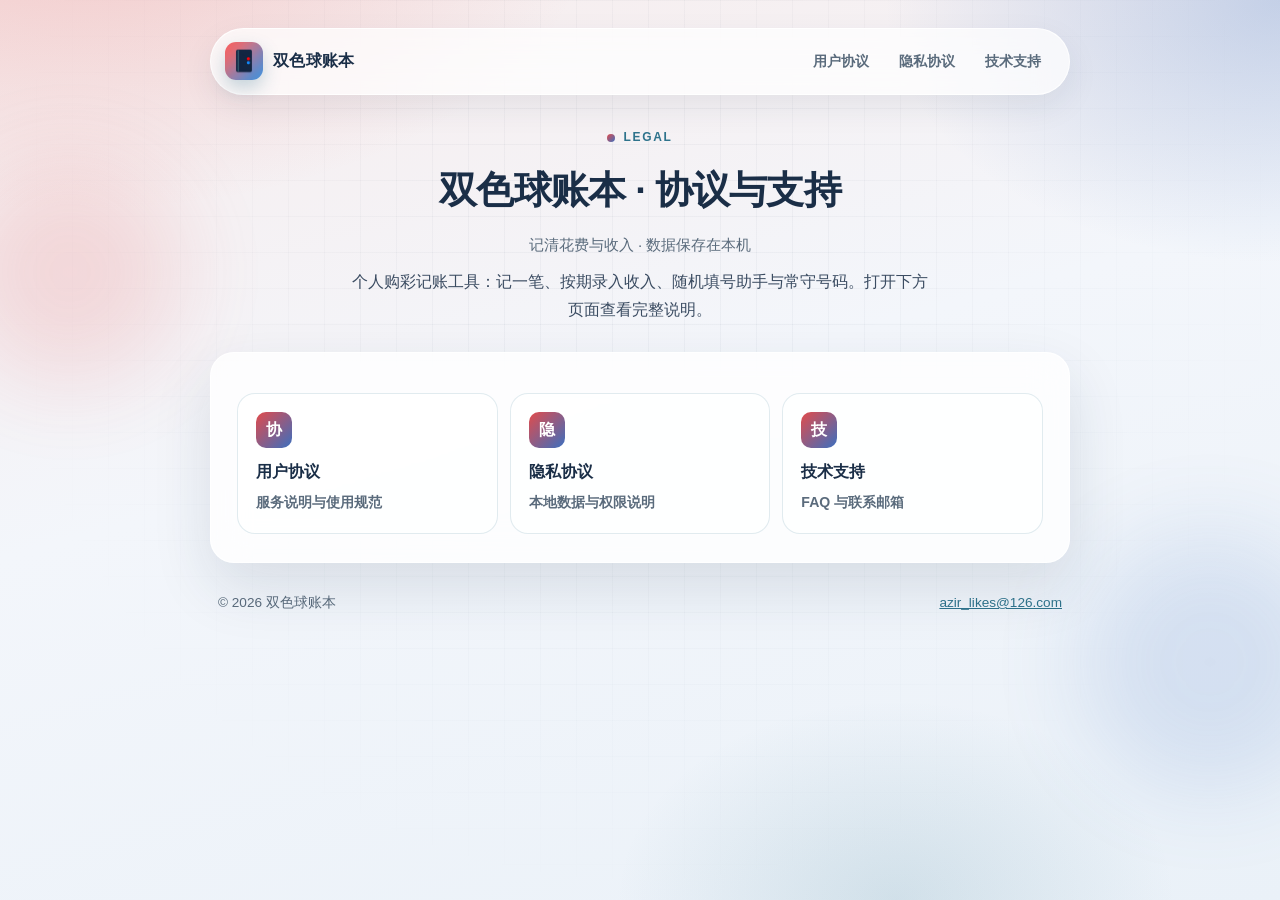
<file: index.html>
<!DOCTYPE html>
<html lang="zh-CN">
<head>
  <meta charset="UTF-8" />
  <meta name="viewport" content="width=device-width, initial-scale=1" />
  <title>双色球账本 · 法律与支持</title>
  <link rel="stylesheet" href="./styles.css" />
</head>
<body>
  <div class="bg">
    <div class="orb orb-a"></div>
    <div class="orb orb-b"></div>
  </div>

  <div class="shell">
    <nav class="nav">
      <a class="brand" href="./index.html">
        <img class="brand-mark" src="./logo.png" width="38" height="38" alt="双色球账本" />
        双色球账本
      </a>
      <div class="nav-links">
        <a href="./user-agreement.html">用户协议</a>
        <a href="./privacy-policy.html">隐私协议</a>
        <a href="./support.html">技术支持</a>
      </div>
    </nav>

    <header class="hero">
      <div class="hero-kicker"><span></span>LEGAL</div>
      <h1>双色球账本 · 协议与支持</h1>
      <p class="meta">记清花费与收入 · 数据保存在本机</p>
      <p class="lead">个人购彩记账工具：记一笔、按期录入收入、随机填号助手与常守号码。打开下方页面查看完整说明。</p>
    </header>

    <article class="card">
      <div class="link-grid">
        <a class="link-card" href="./user-agreement.html">
          <div class="emoji">协</div>
          <h3>用户协议</h3>
          <p>服务说明与使用规范</p>
        </a>
        <a class="link-card" href="./privacy-policy.html">
          <div class="emoji">隐</div>
          <h3>隐私协议</h3>
          <p>本地数据与权限说明</p>
        </a>
        <a class="link-card" href="./support.html">
          <div class="emoji">技</div>
          <h3>技术支持</h3>
          <p>FAQ 与联系邮箱</p>
        </a>
      </div>
    </article>

    <footer class="footer">
      <span>© 2026 双色球账本</span>
      <a href="mailto:azir_likes@126.com">azir_likes@126.com</a>
    </footer>
  </div>
</body>
</html>
</file>
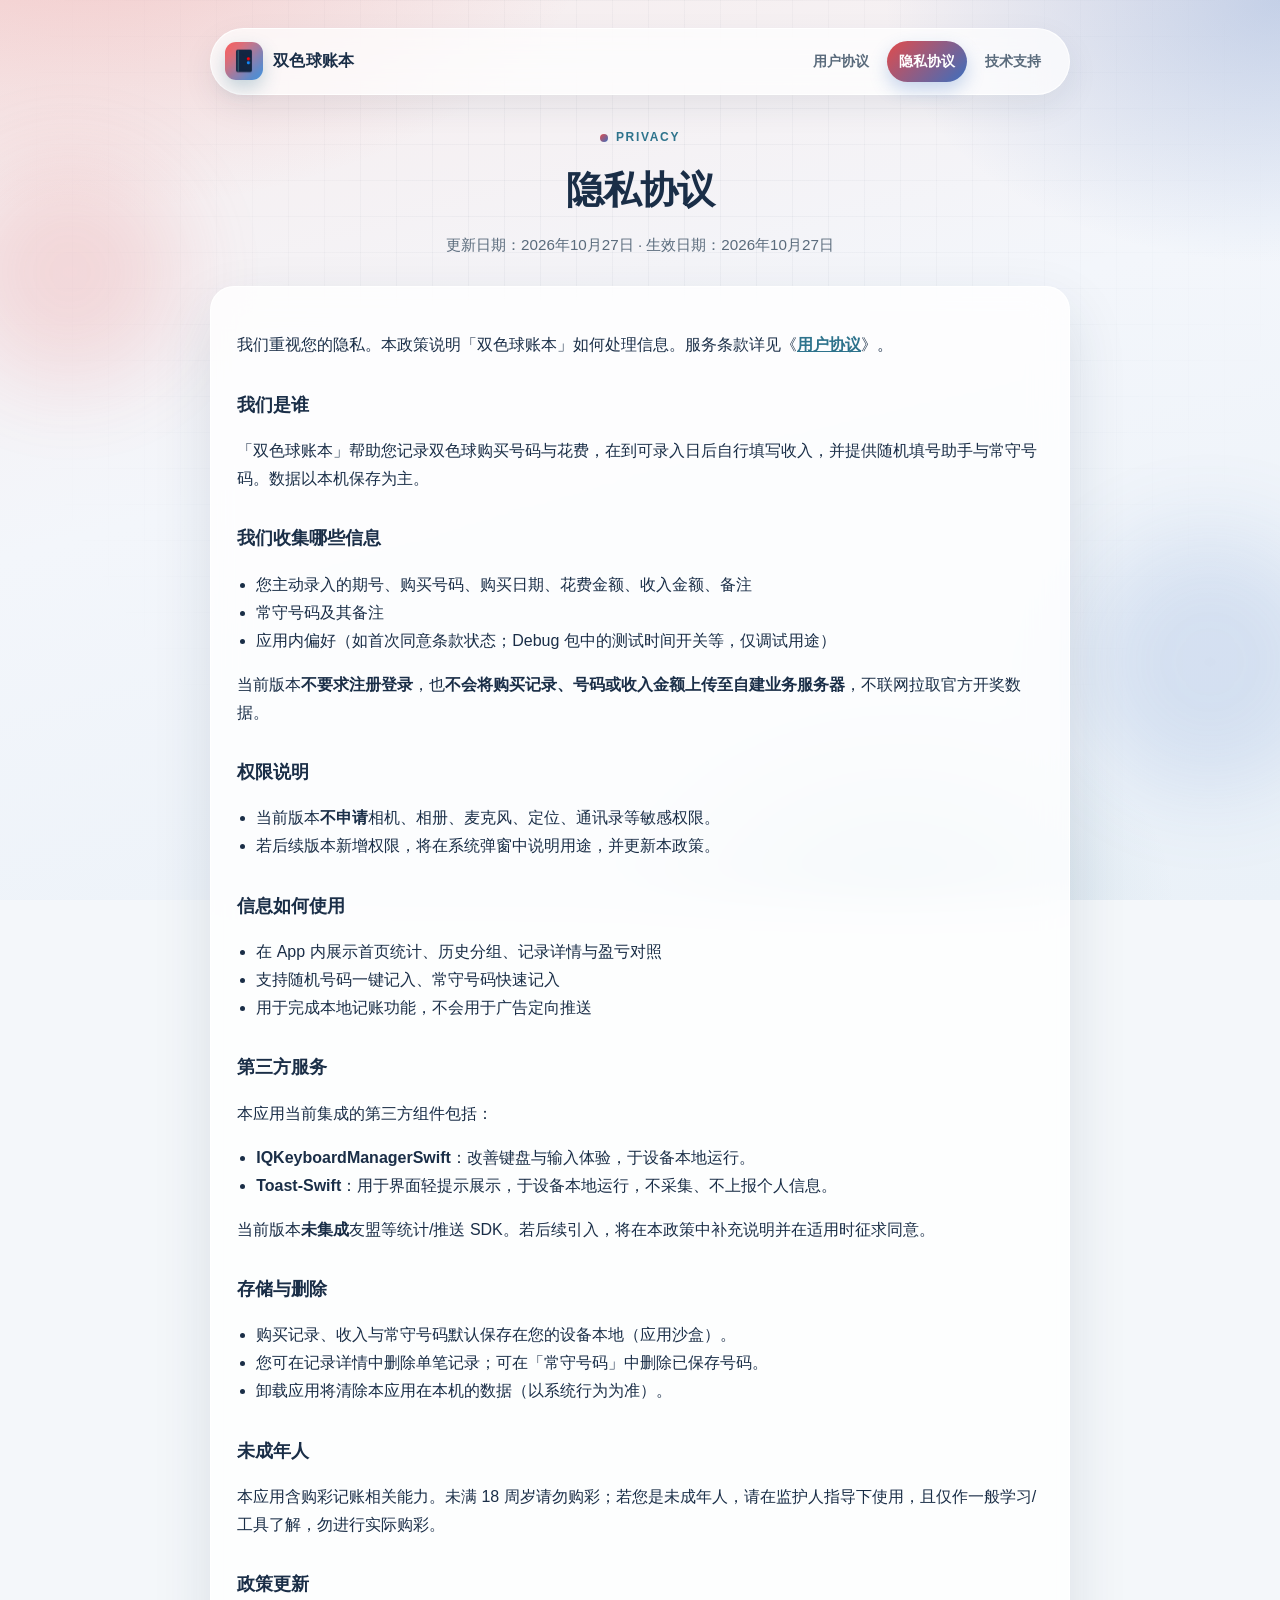
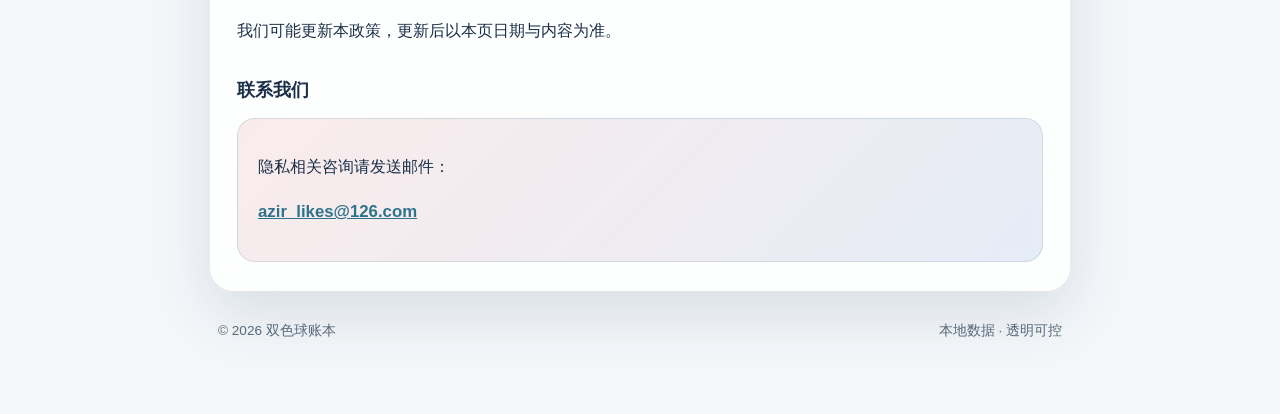
<file: privacy-policy.html>
<!DOCTYPE html>
<html lang="zh-CN">
<head>
  <meta charset="UTF-8" />
  <meta name="viewport" content="width=device-width, initial-scale=1" />
  <title>隐私协议 - 双色球账本</title>
  <link rel="stylesheet" href="./styles.css" />
</head>
<body>
  <div class="bg">
    <div class="orb orb-a"></div>
    <div class="orb orb-b"></div>
  </div>

  <div class="shell">
    <nav class="nav">
      <a class="brand" href="./index.html">
        <img class="brand-mark" src="./logo.png" width="38" height="38" alt="双色球账本" />
        双色球账本
      </a>
      <div class="nav-links">
        <a href="./user-agreement.html">用户协议</a>
        <a class="active" href="./privacy-policy.html">隐私协议</a>
        <a href="./support.html">技术支持</a>
      </div>
    </nav>

    <header class="hero">
      <div class="hero-kicker"><span></span>PRIVACY</div>
      <h1>隐私协议</h1>
      <p class="meta">更新日期：2026年10月27日 · 生效日期：2026年10月27日</p>
    </header>

    <article class="card">
      <p>我们重视您的隐私。本政策说明「双色球账本」如何处理信息。服务条款详见《<a href="./user-agreement.html">用户协议</a>》。</p>

      <h2>我们是谁</h2>
      <p>「双色球账本」帮助您记录双色球购买号码与花费，在到可录入日后自行填写收入，并提供随机填号助手与常守号码。数据以本机保存为主。</p>

      <h2>我们收集哪些信息</h2>
      <ul>
        <li>您主动录入的期号、购买号码、购买日期、花费金额、收入金额、备注</li>
        <li>常守号码及其备注</li>
        <li>应用内偏好（如首次同意条款状态；Debug 包中的测试时间开关等，仅调试用途）</li>
      </ul>
      <p>当前版本<strong>不要求注册登录</strong>，也<strong>不会将购买记录、号码或收入金额上传至自建业务服务器</strong>，不联网拉取官方开奖数据。</p>

      <h2>权限说明</h2>
      <ul>
        <li>当前版本<strong>不申请</strong>相机、相册、麦克风、定位、通讯录等敏感权限。</li>
        <li>若后续版本新增权限，将在系统弹窗中说明用途，并更新本政策。</li>
      </ul>

      <h2>信息如何使用</h2>
      <ul>
        <li>在 App 内展示首页统计、历史分组、记录详情与盈亏对照</li>
        <li>支持随机号码一键记入、常守号码快速记入</li>
        <li>用于完成本地记账功能，不会用于广告定向推送</li>
      </ul>

      <h2>第三方服务</h2>
      <p>本应用当前集成的第三方组件包括：</p>
      <ul>
        <li><strong>IQKeyboardManagerSwift</strong>：改善键盘与输入体验，于设备本地运行。</li>
        <li><strong>Toast-Swift</strong>：用于界面轻提示展示，于设备本地运行，不采集、不上报个人信息。</li>
      </ul>
      <p>当前版本<strong>未集成</strong>友盟等统计/推送 SDK。若后续引入，将在本政策中补充说明并在适用时征求同意。</p>

      <h2>存储与删除</h2>
      <ul>
        <li>购买记录、收入与常守号码默认保存在您的设备本地（应用沙盒）。</li>
        <li>您可在记录详情中删除单笔记录；可在「常守号码」中删除已保存号码。</li>
        <li>卸载应用将清除本应用在本机的数据（以系统行为为准）。</li>
      </ul>

      <h2>未成年人</h2>
      <p>本应用含购彩记账相关能力。未满 18 周岁请勿购彩；若您是未成年人，请在监护人指导下使用，且仅作一般学习/工具了解，勿进行实际购彩。</p>

      <h2>政策更新</h2>
      <p>我们可能更新本政策，更新后以本页日期与内容为准。</p>

      <h2>联系我们</h2>
      <div class="contact-card">
        <p>隐私相关咨询请发送邮件：</p>
        <p><a href="mailto:azir_likes@126.com">azir_likes@126.com</a></p>
      </div>
    </article>

    <footer class="footer">
      <span>© 2026 双色球账本</span>
      <span>本地数据 · 透明可控</span>
    </footer>
  </div>
</body>
</html>
</file>
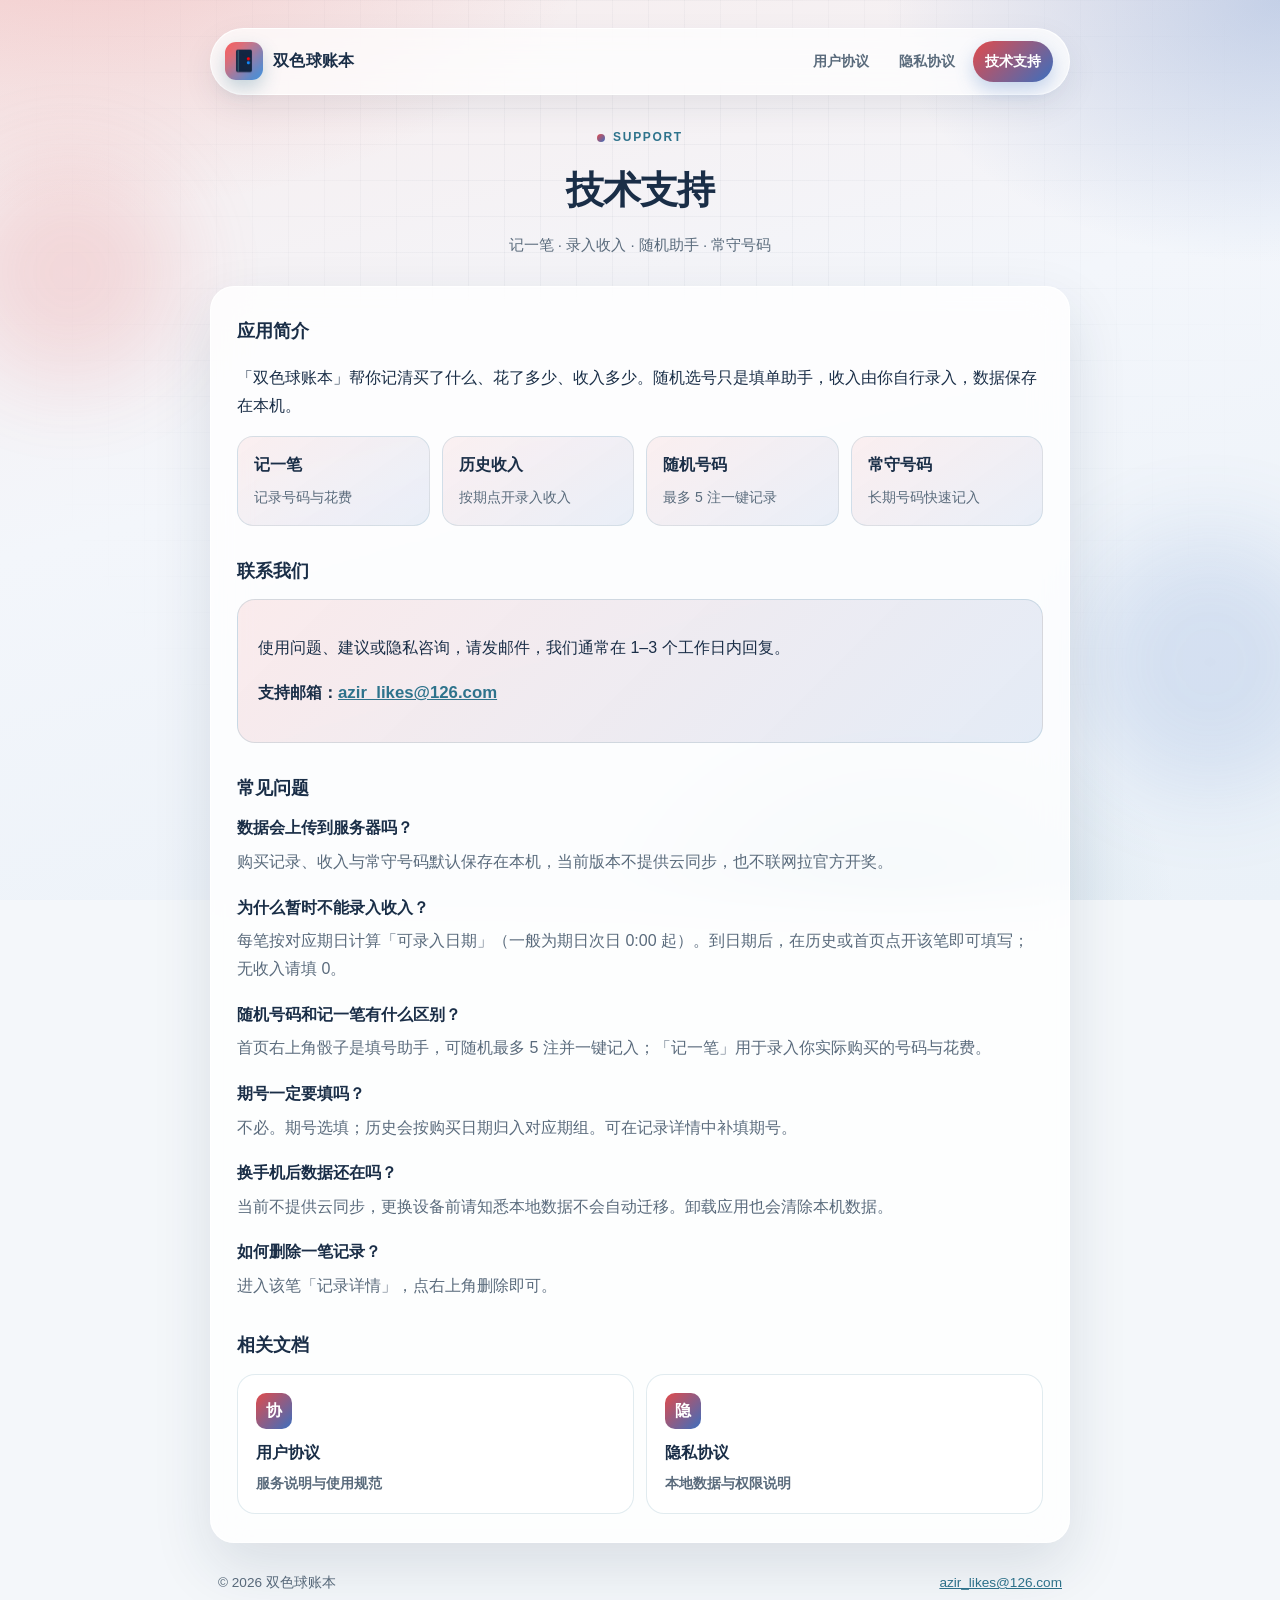
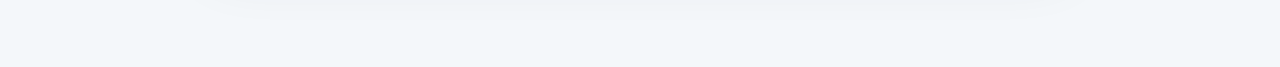
<file: support.html>
<!DOCTYPE html>
<html lang="zh-CN">
<head>
  <meta charset="UTF-8" />
  <meta name="viewport" content="width=device-width, initial-scale=1" />
  <title>技术支持 - 双色球账本</title>
  <link rel="stylesheet" href="./styles.css" />
</head>
<body>
  <div class="bg">
    <div class="orb orb-a"></div>
    <div class="orb orb-b"></div>
  </div>

  <div class="shell">
    <nav class="nav">
      <a class="brand" href="./index.html">
        <img class="brand-mark" src="./logo.png" width="38" height="38" alt="双色球账本" />
        双色球账本
      </a>
      <div class="nav-links">
        <a href="./user-agreement.html">用户协议</a>
        <a href="./privacy-policy.html">隐私协议</a>
        <a class="active" href="./support.html">技术支持</a>
      </div>
    </nav>

    <header class="hero">
      <div class="hero-kicker"><span></span>SUPPORT</div>
      <h1>技术支持</h1>
      <p class="meta">记一笔 · 录入收入 · 随机助手 · 常守号码</p>
    </header>

    <article class="card">
      <h2>应用简介</h2>
      <p>「双色球账本」帮你记清买了什么、花了多少、收入多少。随机选号只是填单助手，收入由你自行录入，数据保存在本机。</p>
      <div class="feature-grid">
        <div class="feature-pill"><strong>记一笔</strong><span>记录号码与花费</span></div>
        <div class="feature-pill"><strong>历史收入</strong><span>按期点开录入收入</span></div>
        <div class="feature-pill"><strong>随机号码</strong><span>最多 5 注一键记录</span></div>
        <div class="feature-pill"><strong>常守号码</strong><span>长期号码快速记入</span></div>
      </div>

      <h2>联系我们</h2>
      <div class="contact-card">
        <p>使用问题、建议或隐私咨询，请发邮件，我们通常在 1–3 个工作日内回复。</p>
        <p><strong>支持邮箱：</strong><a href="mailto:azir_likes@126.com">azir_likes@126.com</a></p>
      </div>

      <h2>常见问题</h2>
      <dl class="faq">
        <dt>数据会上传到服务器吗？</dt>
        <dd>购买记录、收入与常守号码默认保存在本机，当前版本不提供云同步，也不联网拉官方开奖。</dd>

        <dt>为什么暂时不能录入收入？</dt>
        <dd>每笔按对应期日计算「可录入日期」（一般为期日次日 0:00 起）。到日期后，在历史或首页点开该笔即可填写；无收入请填 0。</dd>

        <dt>随机号码和记一笔有什么区别？</dt>
        <dd>首页右上角骰子是填号助手，可随机最多 5 注并一键记入；「记一笔」用于录入你实际购买的号码与花费。</dd>

        <dt>期号一定要填吗？</dt>
        <dd>不必。期号选填；历史会按购买日期归入对应期组。可在记录详情中补填期号。</dd>

        <dt>换手机后数据还在吗？</dt>
        <dd>当前不提供云同步，更换设备前请知悉本地数据不会自动迁移。卸载应用也会清除本机数据。</dd>

        <dt>如何删除一笔记录？</dt>
        <dd>进入该笔「记录详情」，点右上角删除即可。</dd>
      </dl>

      <h2>相关文档</h2>
      <div class="link-grid">
        <a class="link-card" href="./user-agreement.html">
          <div class="emoji">协</div>
          <h3>用户协议</h3>
          <p>服务说明与使用规范</p>
        </a>
        <a class="link-card" href="./privacy-policy.html">
          <div class="emoji">隐</div>
          <h3>隐私协议</h3>
          <p>本地数据与权限说明</p>
        </a>
      </div>
    </article>

    <footer class="footer">
      <span>© 2026 双色球账本</span>
      <a href="mailto:azir_likes@126.com">azir_likes@126.com</a>
    </footer>
  </div>
</body>
</html>
</file>
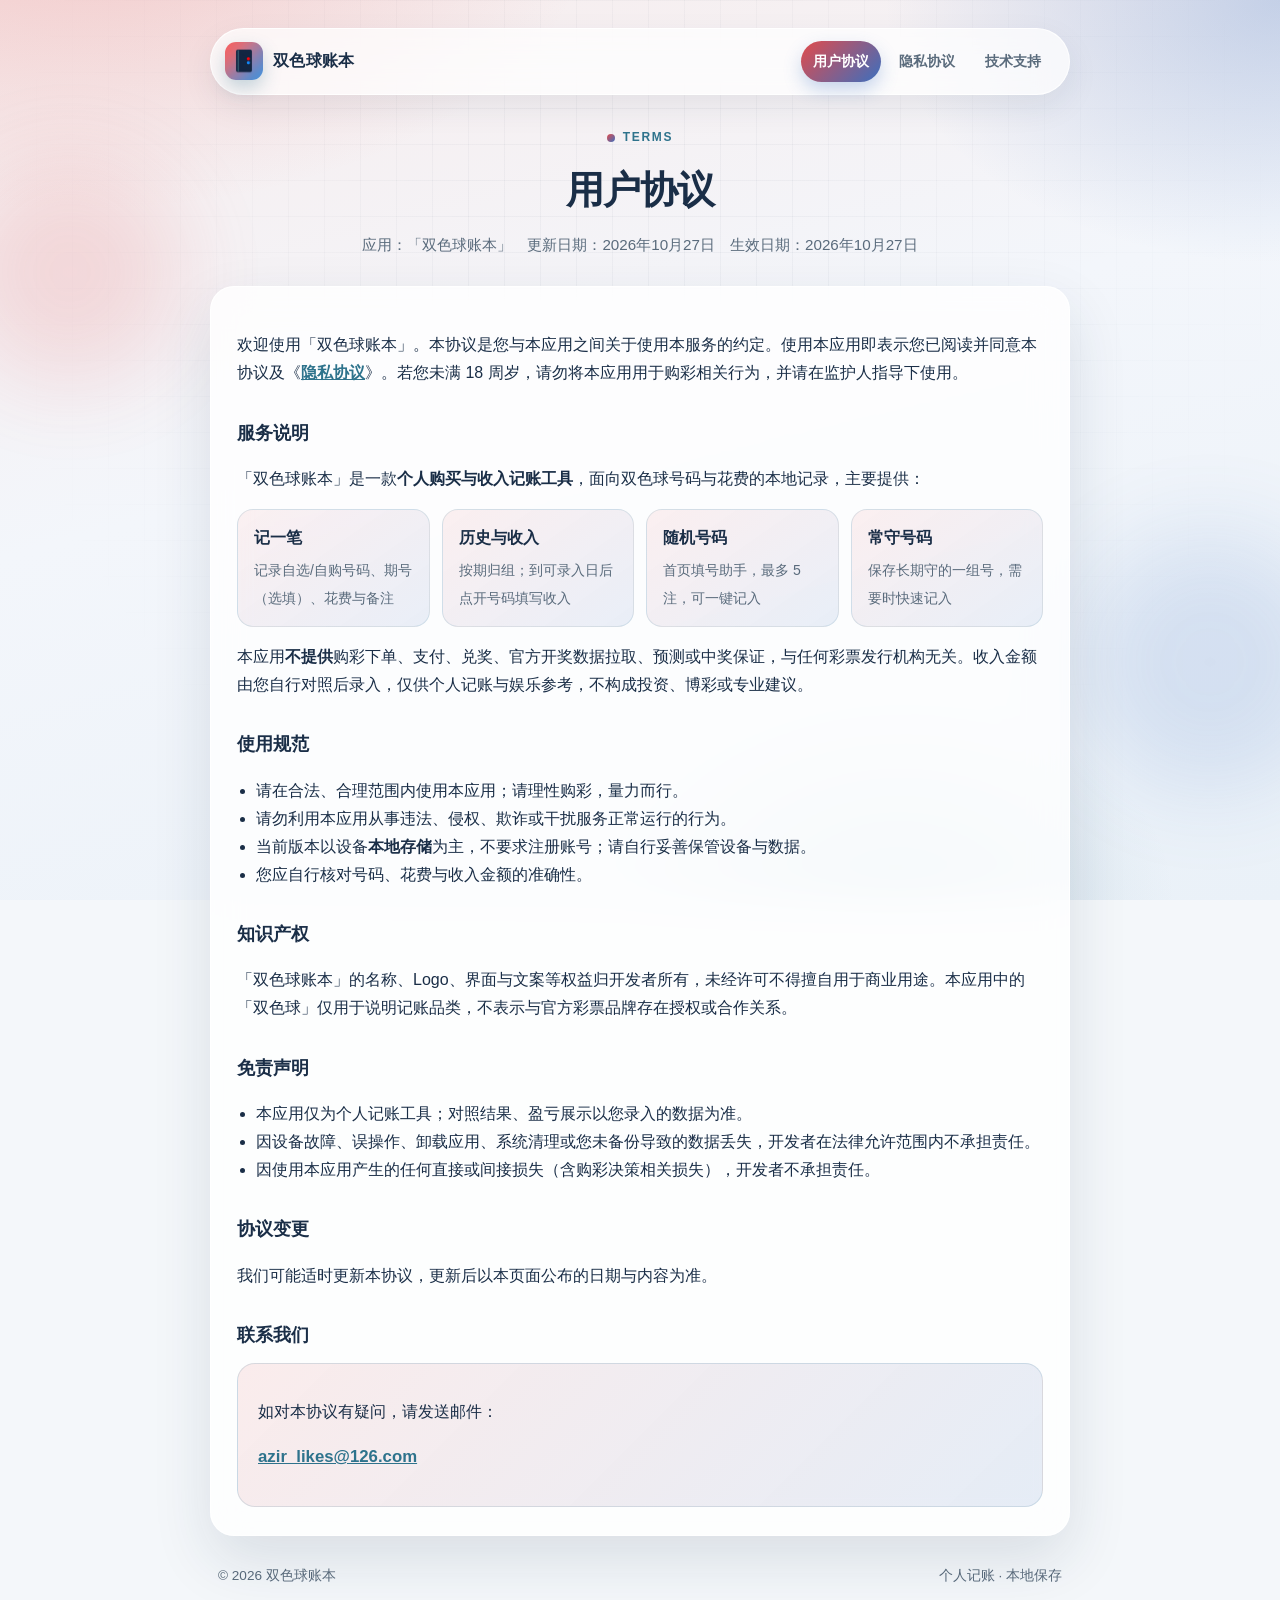
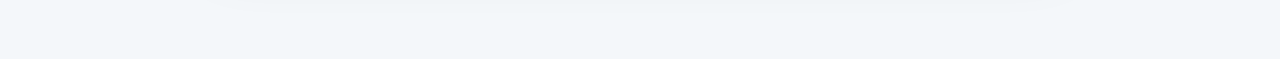
<file: user-agreement.html>
<!DOCTYPE html>
<html lang="zh-CN">
<head>
  <meta charset="UTF-8" />
  <meta name="viewport" content="width=device-width, initial-scale=1" />
  <title>用户协议 - 双色球账本</title>
  <link rel="stylesheet" href="./styles.css" />
</head>
<body>
  <div class="bg">
    <div class="orb orb-a"></div>
    <div class="orb orb-b"></div>
  </div>

  <div class="shell">
    <nav class="nav">
      <a class="brand" href="./index.html">
        <img class="brand-mark" src="./logo.png" width="38" height="38" alt="双色球账本" />
        双色球账本
      </a>
      <div class="nav-links">
        <a class="active" href="./user-agreement.html">用户协议</a>
        <a href="./privacy-policy.html">隐私协议</a>
        <a href="./support.html">技术支持</a>
      </div>
    </nav>

    <header class="hero">
      <div class="hero-kicker"><span></span>TERMS</div>
      <h1>用户协议</h1>
      <p class="meta">应用：「双色球账本」　更新日期：2026年10月27日　生效日期：2026年10月27日</p>
    </header>

    <article class="card">
      <p>欢迎使用「双色球账本」。本协议是您与本应用之间关于使用本服务的约定。使用本应用即表示您已阅读并同意本协议及《<a href="./privacy-policy.html">隐私协议</a>》。若您未满 18 周岁，请勿将本应用用于购彩相关行为，并请在监护人指导下使用。</p>

      <h2>服务说明</h2>
      <p>「双色球账本」是一款<strong>个人购买与收入记账工具</strong>，面向双色球号码与花费的本地记录，主要提供：</p>
      <div class="feature-grid">
        <div class="feature-pill"><strong>记一笔</strong><span>记录自选/自购号码、期号（选填）、花费与备注</span></div>
        <div class="feature-pill"><strong>历史与收入</strong><span>按期归组；到可录入日后点开号码填写收入</span></div>
        <div class="feature-pill"><strong>随机号码</strong><span>首页填号助手，最多 5 注，可一键记入</span></div>
        <div class="feature-pill"><strong>常守号码</strong><span>保存长期守的一组号，需要时快速记入</span></div>
      </div>
      <p>本应用<strong>不提供</strong>购彩下单、支付、兑奖、官方开奖数据拉取、预测或中奖保证，与任何彩票发行机构无关。收入金额由您自行对照后录入，仅供个人记账与娱乐参考，不构成投资、博彩或专业建议。</p>

      <h2>使用规范</h2>
      <ul>
        <li>请在合法、合理范围内使用本应用；请理性购彩，量力而行。</li>
        <li>请勿利用本应用从事违法、侵权、欺诈或干扰服务正常运行的行为。</li>
        <li>当前版本以设备<strong>本地存储</strong>为主，不要求注册账号；请自行妥善保管设备与数据。</li>
        <li>您应自行核对号码、花费与收入金额的准确性。</li>
      </ul>

      <h2>知识产权</h2>
      <p>「双色球账本」的名称、Logo、界面与文案等权益归开发者所有，未经许可不得擅自用于商业用途。本应用中的「双色球」仅用于说明记账品类，不表示与官方彩票品牌存在授权或合作关系。</p>

      <h2>免责声明</h2>
      <ul>
        <li>本应用仅为个人记账工具；对照结果、盈亏展示以您录入的数据为准。</li>
        <li>因设备故障、误操作、卸载应用、系统清理或您未备份导致的数据丢失，开发者在法律允许范围内不承担责任。</li>
        <li>因使用本应用产生的任何直接或间接损失（含购彩决策相关损失），开发者不承担责任。</li>
      </ul>

      <h2>协议变更</h2>
      <p>我们可能适时更新本协议，更新后以本页面公布的日期与内容为准。</p>

      <h2>联系我们</h2>
      <div class="contact-card">
        <p>如对本协议有疑问，请发送邮件：</p>
        <p><a href="mailto:azir_likes@126.com">azir_likes@126.com</a></p>
      </div>
    </article>

    <footer class="footer">
      <span>© 2026 双色球账本</span>
      <span>个人记账 · 本地保存</span>
    </footer>
  </div>
</body>
</html>
</file>
<file: styles.css>
:root {
  --brand: #2e738c;
  --brand-deep: #1a2e47;
  --accent: #3b6fbf;
  --mark: #e24b4b;
  --ink: #1a2e47;
  --muted: #5a6b7c;
  --paper: #f4f7fa;
  --card: rgba(255, 255, 255, 0.8);
  --line: rgba(46, 115, 140, 0.14);
  --shadow: 0 24px 60px rgba(26, 46, 71, 0.12);
  --radius: 24px;
  --font: "Avenir Next", "PingFang SC", "Hiragino Sans GB", "Microsoft YaHei", sans-serif;
}

* { box-sizing: border-box; }
html { scroll-behavior: smooth; }

body {
  margin: 0;
  min-height: 100vh;
  font-family: var(--font);
  color: var(--ink);
  background: var(--paper);
  line-height: 1.75;
  overflow-x: hidden;
}

.bg {
  position: fixed;
  inset: 0;
  z-index: -1;
  background:
    radial-gradient(900px 520px at 6% -10%, rgba(226, 75, 75, 0.22), transparent 58%),
    radial-gradient(720px 480px at 100% 0%, rgba(59, 111, 191, 0.26), transparent 55%),
    radial-gradient(560px 400px at 70% 100%, rgba(46, 115, 140, 0.14), transparent 50%),
    linear-gradient(165deg, #f7ecec 0%, #f3f6fb 45%, #eaf1f8 100%);
}

.bg::before {
  content: "";
  position: absolute;
  inset: 0;
  background-image:
    linear-gradient(rgba(26, 46, 71, 0.035) 1px, transparent 1px),
    linear-gradient(90deg, rgba(26, 46, 71, 0.035) 1px, transparent 1px);
  background-size: 36px 36px;
  mask-image: radial-gradient(circle at 50% 28%, #000 18%, transparent 72%);
  pointer-events: none;
}

.orb {
  position: absolute;
  border-radius: 50%;
  filter: blur(48px);
  opacity: 0.45;
  pointer-events: none;
}

.orb-a {
  width: 220px;
  height: 220px;
  left: -40px;
  top: 18%;
  background: rgba(226, 75, 75, 0.35);
}

.orb-b {
  width: 260px;
  height: 260px;
  right: -60px;
  bottom: 12%;
  background: rgba(59, 111, 191, 0.32);
}

.shell {
  width: min(860px, calc(100% - 32px));
  margin: 0 auto;
  padding: 28px 0 72px;
}

.nav {
  display: flex;
  align-items: center;
  justify-content: space-between;
  gap: 16px;
  padding: 12px 16px 12px 14px;
  margin-bottom: 28px;
  border-radius: 999px;
  background: rgba(255, 255, 255, 0.72);
  backdrop-filter: blur(16px);
  -webkit-backdrop-filter: blur(16px);
  border: 1px solid rgba(255, 255, 255, 0.85);
  box-shadow: 0 12px 32px rgba(26, 46, 71, 0.08);
}

.brand {
  display: flex;
  align-items: center;
  gap: 10px;
  text-decoration: none;
  color: var(--brand-deep);
  font-weight: 700;
  letter-spacing: 0.02em;
}

.brand-mark {
  width: 38px;
  height: 38px;
  border-radius: 11px;
  display: block;
  object-fit: cover;
  box-shadow: 0 8px 18px rgba(46, 115, 140, 0.28);
}

.nav-links {
  display: flex;
  flex-wrap: wrap;
  gap: 6px;
  justify-content: flex-end;
}

.nav-links a {
  text-decoration: none;
  color: var(--muted);
  font-size: 14px;
  font-weight: 600;
  padding: 8px 12px;
  border-radius: 999px;
  transition: background 0.2s ease, color 0.2s ease;
}

.nav-links a:hover {
  color: var(--brand);
  background: rgba(46, 115, 140, 0.1);
}

.nav-links a.active {
  color: #fff;
  background: linear-gradient(135deg, var(--mark), var(--accent));
  box-shadow: 0 8px 18px rgba(59, 111, 191, 0.28);
}

.hero {
  text-align: center;
  margin-bottom: 28px;
  animation: rise 0.55s ease both;
}

.hero-kicker {
  display: inline-flex;
  align-items: center;
  gap: 8px;
  font-size: 12px;
  font-weight: 700;
  letter-spacing: 0.14em;
  color: var(--brand);
  margin-bottom: 10px;
}

.hero-kicker span {
  width: 8px;
  height: 8px;
  border-radius: 50%;
  background: linear-gradient(135deg, var(--mark), var(--accent));
}

.hero h1 {
  margin: 0 0 8px;
  font-size: clamp(1.8rem, 4vw, 2.35rem);
  letter-spacing: -0.02em;
  color: var(--brand-deep);
}

.meta {
  margin: 0;
  color: var(--muted);
  font-size: 0.95rem;
}

.lead {
  margin: 10px auto 0;
  max-width: 36em;
  color: var(--ink);
  opacity: 0.85;
}

.card {
  background: var(--card);
  backdrop-filter: blur(18px);
  -webkit-backdrop-filter: blur(18px);
  border: 1px solid rgba(255, 255, 255, 0.9);
  border-radius: var(--radius);
  padding: 28px 26px;
  box-shadow: var(--shadow);
  animation: rise 0.65s ease 0.06s both;
}

.card h2 {
  margin: 1.6em 0 0.55em;
  font-size: 1.15rem;
  color: var(--brand-deep);
}

.card h2:first-child { margin-top: 0; }

.card p, .card li { color: var(--ink); }
.card ul { padding-left: 1.2em; }
.card a { color: var(--brand); font-weight: 600; }

.feature-grid {
  display: grid;
  grid-template-columns: repeat(auto-fit, minmax(180px, 1fr));
  gap: 12px;
  margin: 16px 0 8px;
}

.feature-pill {
  padding: 14px 16px;
  border-radius: 16px;
  background: linear-gradient(145deg, rgba(226, 75, 75, 0.08), rgba(59, 111, 191, 0.1));
  border: 1px solid var(--line);
}

.feature-pill strong {
  display: block;
  margin-bottom: 4px;
  color: var(--brand-deep);
}

.feature-pill span {
  font-size: 0.88rem;
  color: var(--muted);
}

.contact-card {
  margin-top: 12px;
  padding: 18px 20px;
  border-radius: 18px;
  background: linear-gradient(135deg, rgba(226, 75, 75, 0.1), rgba(59, 111, 191, 0.12));
  border: 1px solid rgba(46, 115, 140, 0.16);
}

.contact-card a {
  font-size: 1.05rem;
}

.faq {
  margin: 0;
}

.faq dt {
  margin-top: 1.1em;
  font-weight: 700;
  color: var(--brand-deep);
}

.faq dt:first-child { margin-top: 0; }

.faq dd {
  margin: 0.35em 0 0;
  color: var(--muted);
}

.link-grid {
  display: grid;
  grid-template-columns: repeat(auto-fit, minmax(200px, 1fr));
  gap: 12px;
  margin-top: 12px;
}

.link-card {
  display: block;
  text-decoration: none;
  padding: 18px;
  border-radius: 18px;
  background: rgba(255, 255, 255, 0.65);
  border: 1px solid var(--line);
  transition: background 0.2s ease, box-shadow 0.2s ease;
}

.link-card:hover {
  background: #fff;
  box-shadow: 0 12px 28px rgba(26, 46, 71, 0.1);
}

.link-card .emoji {
  width: 36px;
  height: 36px;
  border-radius: 10px;
  display: grid;
  place-items: center;
  margin-bottom: 10px;
  font-weight: 800;
  color: #fff;
  background: linear-gradient(135deg, var(--mark), var(--accent));
}

.link-card h3 {
  margin: 0 0 4px;
  color: var(--brand-deep);
  font-size: 1rem;
}

.link-card p {
  margin: 0;
  font-size: 0.88rem;
  color: var(--muted);
}

.footer {
  display: flex;
  flex-wrap: wrap;
  justify-content: space-between;
  gap: 8px;
  margin-top: 28px;
  padding: 0 8px;
  font-size: 0.85rem;
  color: var(--muted);
}

.footer a { color: var(--brand); }

@keyframes rise {
  from {
    opacity: 0;
    transform: translateY(12px);
  }
  to {
    opacity: 1;
    transform: translateY(0);
  }
}

@media (max-width: 560px) {
  .nav {
    flex-direction: column;
    border-radius: 22px;
    align-items: stretch;
  }
  .nav-links { justify-content: center; }
  .card { padding: 22px 18px; }
}
</file>
